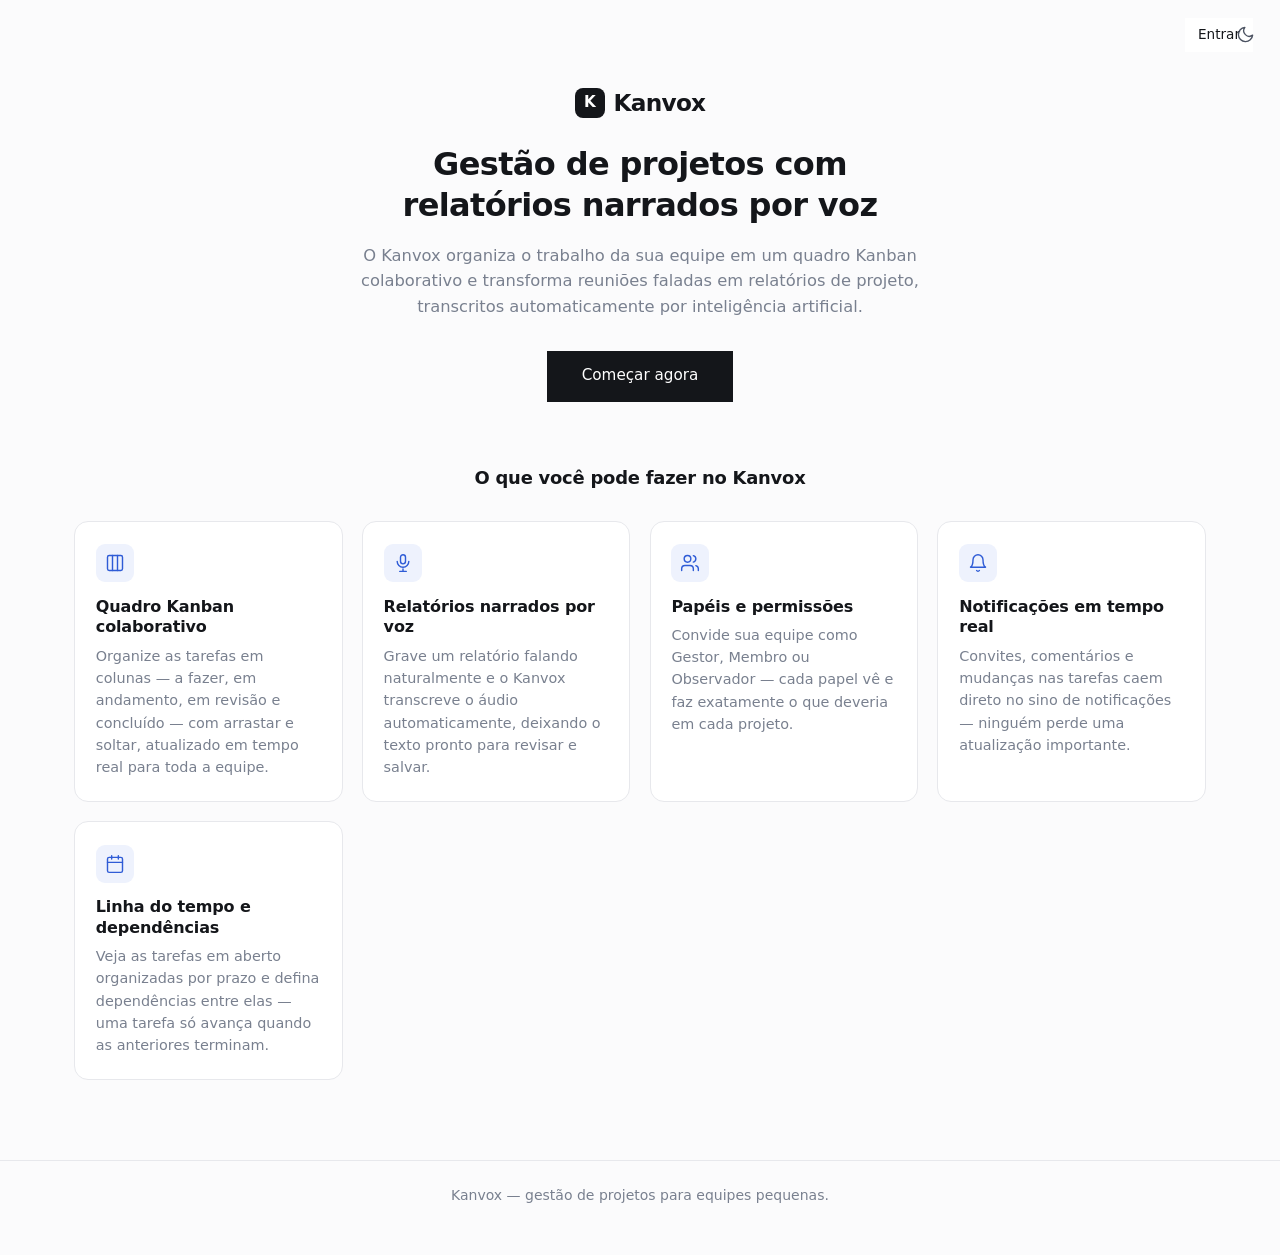
<file: src/main/resources/static/index.html>
<!DOCTYPE html>
<html lang="pt-BR">
<head>
	<meta charset="UTF-8">
	<meta name="viewport" content="width=device-width, initial-scale=1.0">
	<title>Kanvox — Gestão de projetos com relatórios narrados por voz</title>
	<link rel="stylesheet" href="css/estilo.css">
	<!-- no <head> de proposito: aplica o tema antes da pagina aparecer -->
	<script src="js/tema.js"></script>
</head>
<body class="pagina-inicial">

	<div class="barra-superior-inicial">
		<a href="/login.html" class="botao-secundario botao-compacto">Entrar</a>
		<div id="area-do-tema"></div>
	</div>

	<main>
		<section class="hero-inicial">
			<div class="marca">
				<span class="marca-simbolo" aria-hidden="true">K</span>
				<h1 class="logotipo">Kanvox</h1>
			</div>
			<h2 class="titulo-hero">Gestão de projetos com relatórios narrados por voz</h2>
			<p class="subtitulo-hero">
				O Kanvox organiza o trabalho da sua equipe em um quadro Kanban colaborativo
				e transforma reuniões faladas em relatórios de projeto, transcritos
				automaticamente por inteligência artificial.
			</p>
			<a href="/login.html" class="botao-principal botao-cta-inicial">Começar agora</a>
		</section>

		<section class="secao-recursos">
			<h2 class="titulo-secao-inicial">O que você pode fazer no Kanvox</h2>

			<div class="grade-de-recursos">
				<article class="cartao-recurso">
					<span class="icone-recurso" aria-hidden="true">
						<svg viewBox="0 0 24 24" fill="none" stroke="currentColor" stroke-width="1.7"
							stroke-linecap="round" stroke-linejoin="round">
							<rect x="3" y="3" width="18" height="18" rx="2"></rect>
							<path d="M9 3v18M15 3v18"></path>
						</svg>
					</span>
					<h3>Quadro Kanban colaborativo</h3>
					<p>Organize as tarefas em colunas — a fazer, em andamento, em revisão e
						concluído — com arrastar e soltar, atualizado em tempo real para toda a equipe.</p>
				</article>

				<article class="cartao-recurso">
					<span class="icone-recurso" aria-hidden="true">
						<svg viewBox="0 0 24 24" fill="none" stroke="currentColor" stroke-width="1.7"
							stroke-linecap="round" stroke-linejoin="round">
							<rect x="9" y="2" width="6" height="11" rx="3"></rect>
							<path d="M5 10a7 7 0 0 0 14 0"></path>
							<path d="M12 19v3M8 22h8"></path>
						</svg>
					</span>
					<h3>Relatórios narrados por voz</h3>
					<p>Grave um relatório falando naturalmente e o Kanvox transcreve o áudio
						automaticamente, deixando o texto pronto para revisar e salvar.</p>
				</article>

				<article class="cartao-recurso">
					<span class="icone-recurso" aria-hidden="true">
						<svg viewBox="0 0 24 24" fill="none" stroke="currentColor" stroke-width="1.7"
							stroke-linecap="round" stroke-linejoin="round">
							<path d="M16 21v-2a4 4 0 0 0-4-4H6a4 4 0 0 0-4 4v2"></path>
							<circle cx="9" cy="7" r="4"></circle>
							<path d="M22 21v-2a4 4 0 0 0-3-3.87"></path>
							<path d="M16 3.13a4 4 0 0 1 0 7.75"></path>
						</svg>
					</span>
					<h3>Papéis e permissões</h3>
					<p>Convide sua equipe como Gestor, Membro ou Observador — cada papel vê e
						faz exatamente o que deveria em cada projeto.</p>
				</article>

				<article class="cartao-recurso">
					<span class="icone-recurso" aria-hidden="true">
						<svg viewBox="0 0 24 24" fill="none" stroke="currentColor" stroke-width="1.7"
							stroke-linecap="round" stroke-linejoin="round">
							<path d="M18 8a6 6 0 1 0-12 0c0 7-3 9-3 9h18s-3-2-3-9"></path>
							<path d="M13.7 21a2 2 0 0 1-3.4 0"></path>
						</svg>
					</span>
					<h3>Notificações em tempo real</h3>
					<p>Convites, comentários e mudanças nas tarefas caem direto no sino de
						notificações — ninguém perde uma atualização importante.</p>
				</article>

				<article class="cartao-recurso">
					<span class="icone-recurso" aria-hidden="true">
						<svg viewBox="0 0 24 24" fill="none" stroke="currentColor" stroke-width="1.7"
							stroke-linecap="round" stroke-linejoin="round">
							<rect x="3" y="4" width="18" height="18" rx="2"></rect>
							<path d="M16 2v4M8 2v4M3 10h18"></path>
						</svg>
					</span>
					<h3>Linha do tempo e dependências</h3>
					<p>Veja as tarefas em aberto organizadas por prazo e defina dependências
						entre elas — uma tarefa só avança quando as anteriores terminam.</p>
				</article>
			</div>
		</section>
	</main>

	<footer class="rodape-inicial">
		<p class="texto-suave">Kanvox — gestão de projetos para equipes pequenas.</p>
	</footer>

</body>
</html>
</file>
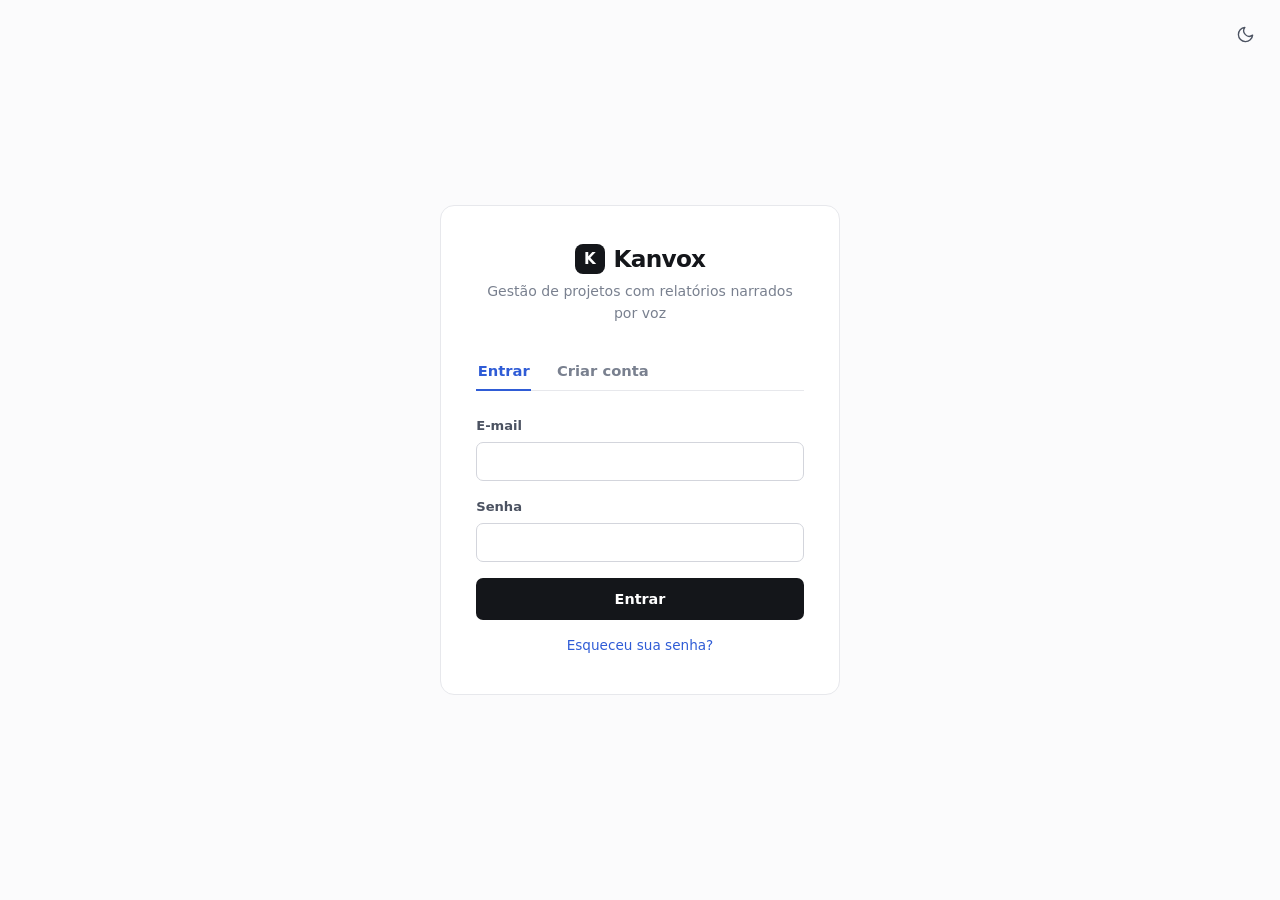
<file: src/main/resources/static/login.html>
<!DOCTYPE html>
<html lang="pt-BR">
<head>
	<meta charset="UTF-8">
	<meta name="viewport" content="width=device-width, initial-scale=1.0">
	<title>Kanvox — Entrar</title>
	<link rel="stylesheet" href="css/estilo.css">
	<!-- no <head> de proposito: aplica o tema antes da pagina aparecer -->
	<script src="js/tema.js"></script>
</head>
<body class="pagina-entrada">

	<div id="area-do-tema"></div>

	<main class="cartao-entrada">
		<div class="marca">
			<span class="marca-simbolo" aria-hidden="true">K</span>
			<h1 class="logotipo">Kanvox</h1>
		</div>
		<p class="subtitulo">Gestão de projetos com relatórios narrados por voz</p>

		<div class="abas" role="tablist">
			<button type="button" id="aba-entrar" class="aba ativa"
				role="tab" aria-selected="true" aria-controls="formulario-entrar">Entrar</button>
			<button type="button" id="aba-cadastrar" class="aba"
				role="tab" aria-selected="false" aria-controls="formulario-cadastrar">Criar conta</button>
		</div>

		<form id="formulario-entrar" role="tabpanel" aria-labelledby="aba-entrar">
			<label>E-mail
				<input type="email" id="entrar-email" required autocomplete="email">
			</label>
			<label>Senha
				<input type="password" id="entrar-senha" required autocomplete="current-password">
			</label>
			<button type="submit" class="botao-principal botao-largo">Entrar</button>
			<p class="link-auxiliar"><a href="#" id="link-esqueci-senha">Esqueceu sua senha?</a></p>
		</form>

		<!-- painel de recuperacao de senha (RF-01.3): substitui as abas ao clicar em "Esqueceu sua senha?" -->
		<div id="painel-esqueci-senha" hidden>
			<p class="subtitulo" style="margin-top:0">Informe seu e-mail cadastrado para receber o link de redefinição.</p>
			<form id="formulario-esqueci-senha">
				<label>E-mail
					<input type="email" id="esqueci-email" required autocomplete="email">
				</label>
				<button type="submit" class="botao-principal botao-largo">Enviar link</button>
				<p class="link-auxiliar"><a href="#" id="link-voltar-login">Voltar para o login</a></p>
			</form>
		</div>

		<form id="formulario-cadastrar" role="tabpanel" aria-labelledby="aba-cadastrar" hidden>
			<label>Nome
				<input type="text" id="cadastrar-nome" required autocomplete="name">
			</label>
			<label>E-mail
				<input type="email" id="cadastrar-email" required autocomplete="email">
			</label>
			<label>Senha
				<input type="password" id="cadastrar-senha" required minlength="8" autocomplete="new-password">
			</label>
			<div class="medidor-de-senha" id="medidor-de-senha" hidden>
				<div class="barra-de-forca"><div id="barra-de-forca-preenchimento"></div></div>
				<p class="texto-suave" id="texto-forca-da-senha"></p>
			</div>
			<button type="submit" class="botao-principal botao-largo">Criar conta</button>
		</form>

		<p id="mensagem" class="mensagem" role="alert" hidden></p>
	</main>

	<script src="js/api.js"></script>
	<script src="js/autenticacao.js"></script>
</body>
</html>
</file>
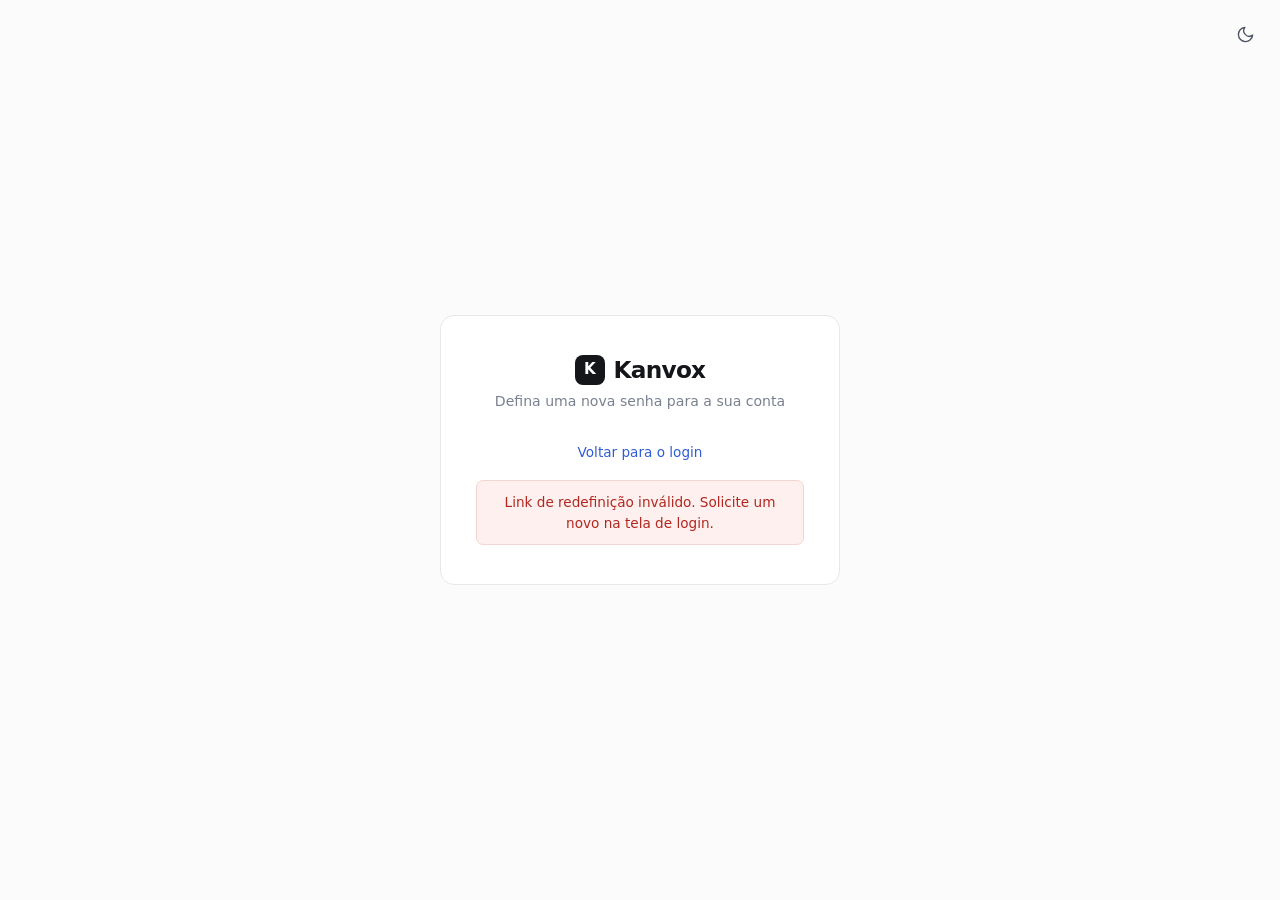
<file: src/main/resources/static/redefinir-senha.html>
<!DOCTYPE html>
<html lang="pt-BR">
<head>
	<meta charset="UTF-8">
	<meta name="viewport" content="width=device-width, initial-scale=1.0">
	<title>Kanvox — Redefinir senha</title>
	<link rel="stylesheet" href="css/estilo.css">
	<!-- no <head> de proposito: aplica o tema antes da pagina aparecer -->
	<script src="js/tema.js"></script>
</head>
<body class="pagina-entrada">

	<div id="area-do-tema"></div>

	<main class="cartao-entrada">
		<div class="marca">
			<span class="marca-simbolo" aria-hidden="true">K</span>
			<h1 class="logotipo">Kanvox</h1>
		</div>
		<p class="subtitulo">Defina uma nova senha para a sua conta</p>
		<p id="email-da-conta" class="texto-suave" style="text-align:center;margin:-0.8rem 0 1.6rem;" hidden></p>

		<form id="formulario-redefinir-senha">
			<label>Nova senha
				<input type="password" id="nova-senha" required minlength="6" autocomplete="new-password">
			</label>
			<label>Confirmar nova senha
				<input type="password" id="confirmar-senha" required minlength="6" autocomplete="new-password">
			</label>
			<button type="submit" class="botao-principal botao-largo">Redefinir senha</button>
		</form>

		<p class="link-auxiliar"><a href="/login.html">Voltar para o login</a></p>

		<p id="mensagem" class="mensagem" role="alert" hidden></p>
	</main>

	<script src="js/api.js"></script>
	<script src="js/redefinir-senha.js"></script>
</body>
</html>
</file>
<file: src/main/resources/static/css/estilo.css>
/* ============================================================
   Kanvox — folha de estilos unica do frontend
   CSS puro, sem framework (decisao de projeto: simplicidade)

   Direcao visual: claro e minimalista. A separacao entre as
   areas vem de bordas finas e de espaco em branco, nao de
   sombras e caixas cinzas. Existe um unico acento de cor,
   usado com parcimonia (foco, links, estado ativo); as demais
   cores servem apenas para comunicar estado (prazo vencido,
   sucesso, erro, papel do usuario no projeto).
   ============================================================ */

/* ---------- variaveis de tema ---------- */

/* Tema claro (padrao). O tema escuro logo abaixo redefine apenas as
   cores — nenhuma outra regra da folha muda de um tema para o outro,
   porque todas as cores usadas no arquivo saem daqui. */
:root {
	/* neutros: a base de todo o visual */
	--cor-tinta: #14161a;          /* texto principal, botoes primarios */
	--cor-tinta-media: #4b5261;    /* texto secundario */
	--cor-tinta-suave: #79808f;    /* legendas, rotulos, apoio */
	--cor-tinta-fraca: #9aa0ad;    /* placeholder e textos de preenchimento */
	--cor-tinta-contraste: #ffffff;/* texto sobre a cor-tinta (botao primario) */
	--cor-tinta-hover: #2c3038;
	--cor-fundo: #fbfbfc;          /* fundo da pagina */
	--cor-superficie: #ffffff;     /* cartoes, dialogos */
	--cor-superficie-suave: #f5f6f8;
	--cor-superficie-hover: #fdfdfe;
	--cor-superficie-inativa: #fcfcfd;
	--cor-superficie-translucida: rgba(255, 255, 255, 0.85); /* cabecalho */
	--cor-borda: #e7e8ec;
	--cor-borda-forte: #d3d5dc;
	--cor-borda-hover: #bcc0ca;

	/* acento unico: foco, links e estado ativo */
	--cor-acento: #2f5cd6;
	--cor-acento-suave: #eef2fd;
	--cor-acento-borda: #d8e1fb;
	--cor-anel-de-foco: rgba(47, 92, 214, 0.18);

	/* cores de estado */
	--cor-sucesso: #17794a;
	--cor-sucesso-suave: #eaf7f0;
	--cor-sucesso-borda: #cfe9dc;
	--cor-perigo: #b3261e;
	--cor-perigo-suave: #fdf0ef;
	--cor-perigo-borda: #f3d6d3;
	--cor-aviso: #96590a;
	--cor-aviso-suave: #fdf5e6;
	--cor-aviso-borda: #f3e4c4;
	--cor-info: #0e6f7d;
	--cor-info-suave: #e9f6f8;
	--cor-info-borda: #c9e7ec;
	--cor-sobre-estado: #ffffff;   /* texto sobre fundo de estado cheio */

	/* sombras: usadas so no que realmente flutua sobre a pagina */
	--sombra-cartao: 0 1px 2px rgba(17, 19, 24, 0.05);
	--sombra-painel: 0 8px 28px rgba(17, 19, 24, 0.1);
	--sombra-dialogo: 0 16px 48px rgba(17, 19, 24, 0.16);
	--sombra-arrasto: 0 8px 24px rgba(17, 19, 24, 0.14);
	--sombra-flutuante: 0 8px 28px rgba(17, 19, 24, 0.22);
	--cor-fundo-do-dialogo: rgba(20, 22, 26, 0.35);

	/* medidas */
	--raio-pequeno: 7px;
	--raio: 10px;
	--raio-grande: 14px;
	--largura-do-conteudo: 1180px;

	/* faz o navegador desenhar campos de data, audio e barras de rolagem
	   no mesmo tom do tema */
	color-scheme: light;
}

/* Tema escuro. O atributo data-tema fica no <html> e e definido por
   js/tema.js antes da pagina aparecer. */
:root[data-tema="escuro"] {
	--cor-tinta: #e9ebef;
	--cor-tinta-media: #aab2c0;
	--cor-tinta-suave: #7f8797;
	--cor-tinta-fraca: #6a7382;
	--cor-tinta-contraste: #10131a;
	--cor-tinta-hover: #ffffff;
	--cor-fundo: #0e1116;
	--cor-superficie: #161a21;
	--cor-superficie-suave: #1e232c;
	--cor-superficie-hover: #1b2029;
	--cor-superficie-inativa: #13171d;
	--cor-superficie-translucida: rgba(22, 26, 33, 0.85);
	--cor-borda: #262c36;
	--cor-borda-forte: #363d4a;
	--cor-borda-hover: #48505f;

	--cor-acento: #7ba3f5;
	--cor-acento-suave: #172136;
	--cor-acento-borda: #2a3a5c;
	--cor-anel-de-foco: rgba(123, 163, 245, 0.32);

	--cor-sucesso: #58c08d;
	--cor-sucesso-suave: #11251c;
	--cor-sucesso-borda: #204336;
	--cor-perigo: #ef8981;
	--cor-perigo-suave: #2a1718;
	--cor-perigo-borda: #4d2a29;
	--cor-aviso: #dfae5c;
	--cor-aviso-suave: #271e10;
	--cor-aviso-borda: #46371d;
	--cor-info: #5fc3d4;
	--cor-info-suave: #0f242a;
	--cor-info-borda: #1d4049;
	--cor-sobre-estado: #12161c;

	--sombra-cartao: 0 1px 2px rgba(0, 0, 0, 0.4);
	--sombra-painel: 0 8px 28px rgba(0, 0, 0, 0.5);
	--sombra-dialogo: 0 16px 48px rgba(0, 0, 0, 0.6);
	--sombra-arrasto: 0 8px 24px rgba(0, 0, 0, 0.55);
	--sombra-flutuante: 0 8px 28px rgba(0, 0, 0, 0.55);
	--cor-fundo-do-dialogo: rgba(0, 0, 0, 0.6);

	color-scheme: dark;
}

/* ---------- base ---------- */

*, *::before, *::after {
	box-sizing: border-box;
}

/* Garante que o atributo hidden sempre esconda o elemento, mesmo quando
   uma classe define display (flex, block...) — sem isso, elementos como o
   formulario de convite apareceriam para quem nao deveria ve-los. */
[hidden] {
	display: none !important;
}

body {
	margin: 0;
	font-family: system-ui, -apple-system, "Segoe UI", Roboto, "Helvetica Neue", Arial, sans-serif;
	font-size: 16px;
	background: var(--cor-fundo);
	color: var(--cor-tinta);
	line-height: 1.55;
	-webkit-font-smoothing: antialiased;
}

h1, h2, h3 {
	margin: 0 0 0.5rem;
	font-weight: 650;
	line-height: 1.3;
}

h1 { font-size: 1.5rem; letter-spacing: -0.022em; }
h2 { font-size: 1.12rem; letter-spacing: -0.012em; }
h3 { font-size: 1rem; letter-spacing: -0.008em; }

p {
	margin: 0 0 0.6rem;
}

a {
	color: var(--cor-acento);
	text-decoration: none;
}

a:hover {
	text-decoration: underline;
}

/* ---------- formularios ---------- */

label {
	display: block;
	margin-bottom: 1rem;
	font-size: 0.82rem;
	font-weight: 600;
	color: var(--cor-tinta-media);
}

/* A fonte e declarada campo a campo (e nao com "font: inherit"): dentro de
   um <label> os campos herdariam o tamanho menor e o peso 600 do rotulo. */
input, textarea, select {
	display: block;
	width: 100%;
	margin-top: 0.35rem;
	padding: 0.6rem 0.7rem;
	font-family: inherit;
	font-size: 0.95rem;
	font-weight: 400;
	color: var(--cor-tinta);
	background: var(--cor-superficie);
	border: 1px solid var(--cor-borda-forte);
	border-radius: var(--raio-pequeno);
	transition: border-color 0.15s, box-shadow 0.15s;
}

textarea {
	resize: vertical;
	line-height: 1.55;
}

input::placeholder, textarea::placeholder {
	color: var(--cor-tinta-fraca);
}

input:hover, textarea:hover, select:hover {
	border-color: var(--cor-borda-hover);
}

input:focus, textarea:focus, select:focus {
	outline: none;
	border-color: var(--cor-acento);
	box-shadow: 0 0 0 3px var(--cor-anel-de-foco);
}

input:disabled, textarea:disabled, select:disabled {
	background: var(--cor-superficie-suave);
	color: var(--cor-tinta-suave);
	cursor: not-allowed;
}

/* ---------- botoes ---------- */

button {
	font-family: inherit;
	font-size: 0.9rem;
	font-weight: 600;
	line-height: 1.2;
	cursor: pointer;
	border: 1px solid transparent;
	border-radius: var(--raio-pequeno);
	padding: 0.6rem 1rem;
	transition: background-color 0.15s, border-color 0.15s, color 0.15s;
}

button:focus-visible {
	outline: none;
	box-shadow: 0 0 0 3px var(--cor-anel-de-foco);
}

.botao-principal {
	background: var(--cor-tinta);
	color: var(--cor-tinta-contraste);
}

.botao-principal:hover {
	background: var(--cor-tinta-hover);
}

.botao-secundario {
	background: var(--cor-superficie);
	border-color: var(--cor-borda-forte);
	color: var(--cor-tinta);
}

.botao-secundario:hover {
	background: var(--cor-superficie-suave);
}

.botao-perigo {
	background: var(--cor-superficie);
	border-color: var(--cor-perigo-borda);
	color: var(--cor-perigo);
}

.botao-perigo:hover {
	background: var(--cor-perigo-suave);
}

/* botao sem moldura, para acoes discretas dentro de paines */
.botao-texto {
	background: transparent;
	color: var(--cor-acento);
	font-size: 0.78rem;
	padding: 0.25rem 0.4rem;
}

.botao-texto:hover {
	background: var(--cor-acento-suave);
}

.botao-compacto {
	padding: 0.42rem 0.8rem;
	font-size: 0.85rem;
}

/* ocupa a linha inteira (usado nos formularios de login e cadastro) */
.botao-largo {
	width: 100%;
	padding: 0.7rem 1rem;
}

/* botao quadrado que contem apenas um icone (sino de notificacoes) */
.botao-icone {
	position: relative;
	display: grid;
	place-items: center;
	width: 34px;
	height: 34px;
	padding: 0;
	background: transparent;
	color: var(--cor-tinta-media);
	border-radius: 8px;
}

.botao-icone:hover {
	background: var(--cor-superficie-suave);
	color: var(--cor-tinta);
}

.botao-icone svg {
	width: 19px;
	height: 19px;
}

/* O botao de tema mostra o icone do tema para o qual vai trocar:
   no claro aparece a lua, no escuro aparece o sol. */
:root[data-tema="claro"] .icone-sol { display: none; }
:root[data-tema="escuro"] .icone-lua { display: none; }

/* na tela de entrada nao existe cabecalho: o botao fica no canto da tela */
.alternador-fixo {
	position: fixed;
	top: 1.1rem;
	right: 1.1rem;
}

/* ---------- marca ---------- */

.marca {
	display: flex;
	align-items: center;
	justify-content: center;
	gap: 0.55rem;
	margin-bottom: 0.4rem;
}

.marca-simbolo {
	display: grid;
	place-items: center;
	width: 30px;
	height: 30px;
	border-radius: 8px;
	background: var(--cor-tinta);
	color: var(--cor-tinta-contraste);
	font-size: 0.95rem;
	font-weight: 700;
	letter-spacing: -0.02em;
}

.logotipo {
	margin: 0;
	font-size: 1.45rem;
	font-weight: 700;
	letter-spacing: -0.03em;
	color: var(--cor-tinta);
}

/* ---------- pagina de entrada (login/cadastro) ---------- */

.pagina-entrada {
	display: flex;
	align-items: center;
	justify-content: center;
	min-height: 100vh;
	padding: 1.5rem;
}

.cartao-entrada {
	width: min(400px, 100%);
	background: var(--cor-superficie);
	border: 1px solid var(--cor-borda);
	border-radius: var(--raio-grande);
	padding: 2.4rem 2.2rem;
}

.subtitulo {
	margin: 0 0 1.8rem;
	text-align: center;
	color: var(--cor-tinta-suave);
	font-size: 0.88rem;
}

/* ---------- pagina inicial (apresentacao antes do login) ---------- */

.barra-superior-inicial {
	position: fixed;
	top: 1.1rem;
	right: 1.1rem;
	z-index: 10;
	display: flex;
	align-items: center;
	gap: 0.6rem;
}

.hero-inicial {
	max-width: 640px;
	margin: 0 auto;
	padding: 5.5rem 1.5rem 3rem;
	text-align: center;
}

.hero-inicial .marca {
	margin-bottom: 1.6rem;
}

.titulo-hero {
	font-size: 2rem;
	letter-spacing: -0.02em;
	margin-bottom: 1rem;
}

.subtitulo-hero {
	color: var(--cor-tinta-suave);
	font-size: 1.02rem;
	margin-bottom: 2rem;
}

.botao-cta-inicial {
	display: inline-block;
	padding: 0.85rem 2.2rem;
	font-size: 0.95rem;
}

.secao-recursos {
	max-width: var(--largura-do-conteudo);
	margin: 0 auto;
	padding: 1rem 1.5rem 5rem;
}

.titulo-secao-inicial {
	text-align: center;
	margin-bottom: 2rem;
}

.grade-de-recursos {
	display: grid;
	grid-template-columns: repeat(auto-fit, minmax(260px, 1fr));
	gap: 1.2rem;
}

.cartao-recurso {
	padding: 1.4rem 1.3rem;
	background: var(--cor-superficie);
	border: 1px solid var(--cor-borda);
	border-radius: var(--raio-grande);
}

.icone-recurso {
	display: grid;
	place-items: center;
	width: 38px;
	height: 38px;
	margin-bottom: 0.9rem;
	border-radius: 9px;
	background: var(--cor-acento-suave);
	color: var(--cor-acento);
}

.icone-recurso svg {
	width: 20px;
	height: 20px;
}

.cartao-recurso h3 {
	margin-bottom: 0.4rem;
}

.cartao-recurso p {
	margin: 0;
	color: var(--cor-tinta-suave);
	font-size: 0.9rem;
}

.rodape-inicial {
	text-align: center;
	padding: 1.5rem 1.5rem 3rem;
	border-top: 1px solid var(--cor-borda);
}

.rodape-inicial p {
	margin: 0;
}

/* ---------- forca da senha no cadastro (RF-01.1 / RNF-02) ---------- */

.medidor-de-senha {
	margin: -0.6rem 0 1rem;
}

.barra-de-forca {
	height: 5px;
	background: var(--cor-borda);
	border-radius: 999px;
	overflow: hidden;
}

.barra-de-forca > div {
	height: 100%;
	width: 0;
	border-radius: 999px;
	transition: width 0.2s ease, background-color 0.2s ease;
}

.forca-muito-fraca, .forca-fraca { background: var(--cor-perigo); }
.forca-razoavel { background: var(--cor-aviso); }
.forca-boa { background: var(--cor-info); }
.forca-forte { background: var(--cor-sucesso); }

#texto-forca-da-senha {
	margin: 0.4rem 0 0;
}

/* abas sublinhadas, sem caixa nem fundo */
.abas {
	display: flex;
	gap: 1.5rem;
	margin-bottom: 1.6rem;
	border-bottom: 1px solid var(--cor-borda);
}

.aba {
	background: transparent;
	border: none;
	border-bottom: 2px solid transparent;
	border-radius: 0;
	margin-bottom: -1px;
	padding: 0.55rem 0.1rem;
	color: var(--cor-tinta-suave);
	font-size: 0.92rem;
}

.aba:hover {
	color: var(--cor-tinta);
}

.aba.ativa {
	color: var(--cor-acento);
	border-bottom-color: var(--cor-acento);
}

/* ---------- barra lateral das paginas internas ---------- */

/* A pagina inteira e uma linha: barra lateral fixa a esquerda e o
   conteudo ocupando o resto. */
.com-barra-lateral {
	display: flex;
	min-height: 100vh;
}

.barra-lateral {
	position: sticky;
	top: 0;
	z-index: 20;
	flex-shrink: 0;
	width: 236px;
	height: 100vh;
	display: flex;
	flex-direction: column;
	padding: 1.2rem 0.85rem 1rem;
	background: var(--cor-superficie);
	border-right: 1px solid var(--cor-borda);
}

/* min-width: 0 e obrigatorio — sem isso o quadro Kanban (que e largo e
   rola na horizontal) empurraria a largura da pagina inteira. */
.area-principal {
	flex: 1;
	min-width: 0;
}

.barra-lateral .logotipo {
	display: flex;
	align-items: center;
	gap: 0.55rem;
	padding: 0 0.6rem;
	margin-bottom: 1.4rem;
	font-size: 1.05rem;
}

.barra-lateral .logotipo:hover {
	text-decoration: none;
}

.barra-lateral .marca-simbolo {
	width: 26px;
	height: 26px;
	font-size: 0.85rem;
}

.navegacao {
	display: flex;
	flex-direction: column;
}

.rotulo-do-grupo {
	margin: 0 0 0.35rem;
	padding: 0 0.6rem;
	font-size: 0.68rem;
	font-weight: 700;
	letter-spacing: 0.08em;
	text-transform: uppercase;
	color: var(--cor-tinta-suave);
}

.rotulo-do-grupo + .grupo-de-navegacao {
	margin-bottom: 1.3rem;
}

.grupo-de-navegacao {
	display: flex;
	flex-direction: column;
	gap: 2px;
}

.item-de-navegacao {
	display: flex;
	align-items: center;
	gap: 0.6rem;
	width: 100%;
	padding: 0.5rem 0.6rem;
	background: transparent;
	border: none;
	border-radius: 8px;
	color: var(--cor-tinta-media);
	font-size: 0.9rem;
	font-weight: 500;
	text-align: left;
}

.item-de-navegacao:hover {
	background: var(--cor-superficie-suave);
	color: var(--cor-tinta);
	text-decoration: none;
}

.item-de-navegacao.ativo {
	background: var(--cor-acento-suave);
	color: var(--cor-acento);
	font-weight: 600;
}

.item-de-navegacao svg {
	flex-shrink: 0;
	width: 17px;
	height: 17px;
}

/* rodape da barra: quem esta logado e as acoes da conta */
.rodape-da-barra {
	margin-top: auto;
	padding-top: 0.9rem;
	border-top: 1px solid var(--cor-borda);
}

.acoes-da-barra {
	display: flex;
	align-items: center;
	gap: 0.25rem;
	margin-top: 0.6rem;
}

.espacador {
	flex: 1;
}

.usuario {
	display: flex;
	align-items: center;
	gap: 0.5rem;
	min-width: 0;
	padding: 0 0.6rem;
}

/* o rodape usa um <button> (abre o dialogo de perfil) no lugar da antiga <div>:
   zera o visual padrao de botao para manter a mesma aparencia de antes */
button.usuario {
	background: transparent;
	border: none;
	cursor: pointer;
	text-align: left;
}

button.usuario:hover .nome-do-usuario {
	color: var(--cor-tinta);
}

/* circulo com as iniciais de quem esta logado */
.avatar {
	display: grid;
	place-items: center;
	width: 28px;
	height: 28px;
	border-radius: 50%;
	background: var(--cor-superficie-suave);
	border: 1px solid var(--cor-borda);
	color: var(--cor-tinta-media);
	font-size: 0.72rem;
	font-weight: 700;
}

/* nome longo e cortado com reticencias em vez de quebrar a barra */
.nome-do-usuario {
	overflow: hidden;
	white-space: nowrap;
	text-overflow: ellipsis;
	font-size: 0.88rem;
	font-weight: 500;
	color: var(--cor-tinta-media);
}

/* ---------- sino e painel de notificacoes (RF-06.4) ---------- */

.notificacoes {
	position: relative;
}

.contador-nao-lidas {
	position: absolute;
	top: 1px;
	right: 1px;
	display: grid;
	place-items: center;
	min-width: 17px;
	height: 17px;
	padding: 0 4px;
	background: var(--cor-perigo);
	color: var(--cor-sobre-estado);
	border: 2px solid var(--cor-superficie);
	border-radius: 999px;
	font-size: 0.62rem;
	font-weight: 700;
}

/* O sino fica no rodape da barra lateral, entao o painel abre para cima
   e para a direita — se abrisse para baixo, ficaria fora da tela. */
.painel-notificacoes {
	position: absolute;
	left: 0;
	bottom: calc(100% + 0.5rem);
	width: min(360px, 86vw);
	max-height: 420px;
	overflow-y: auto;
	background: var(--cor-superficie);
	border: 1px solid var(--cor-borda);
	border-radius: var(--raio);
	box-shadow: var(--sombra-painel);
	padding: 0.4rem;
}

.painel-notificacoes header {
	display: flex;
	align-items: center;
	justify-content: space-between;
	gap: 0.5rem;
	padding: 0.45rem 0.5rem 0.6rem;
	margin-bottom: 0.3rem;
	border-bottom: 1px solid var(--cor-borda);
}

.painel-notificacoes header strong {
	font-size: 0.85rem;
}

.item-notificacao {
	padding: 0.55rem;
	border-radius: 8px;
	font-size: 0.85rem;
	color: var(--cor-tinta-media);
	cursor: pointer;
}

.item-notificacao:hover {
	background: var(--cor-superficie-suave);
}

.item-notificacao.nao-lida {
	color: var(--cor-tinta);
	font-weight: 600;
}

/* ponto de acento marcando a notificacao ainda nao lida */
.item-notificacao.nao-lida::before {
	content: "";
	display: inline-block;
	width: 6px;
	height: 6px;
	margin-right: 0.45rem;
	border-radius: 50%;
	background: var(--cor-acento);
}

.aviso-vazio {
	margin: 0;
	padding: 0.6rem 0.55rem;
}

.item-notificacao .quando {
	display: block;
	margin-top: 0.15rem;
	color: var(--cor-tinta-suave);
	font-size: 0.75rem;
	font-weight: 400;
}

/* ---------- conteudo das paginas ---------- */

.conteudo {
	max-width: var(--largura-do-conteudo);
	margin: 0 auto;
	padding: 2rem 1.5rem 4rem;
}

.barra-de-titulo {
	display: flex;
	align-items: center;
	gap: 0.7rem;
	flex-wrap: wrap;
	margin-bottom: 1rem;
}

/* topo da pagina: titulo, apoio e acao principal, separados por uma linha */
.topo-da-pagina {
	display: flex;
	align-items: center;
	gap: 1rem;
	flex-wrap: wrap;
	padding-bottom: 1.2rem;
	margin-bottom: 1.6rem;
	border-bottom: 1px solid var(--cor-borda);
}

.topo-da-pagina h1 {
	margin: 0;
}

.topo-da-pagina .texto-suave {
	margin: 0.1rem 0 0;
}

/* ---------- selos de status e de papel ---------- */

/* Preenchido solido: fundo na cor do estado, texto sempre em --cor-sobre-estado
   (branco no tema claro, quase preto no escuro — mesmo par usado em .mensagem-flutuante). */
.selo {
	display: inline-flex;
	align-items: center;
	padding: 0.2rem 0.6rem;
	border: none;
	border-radius: 6px;
	background: var(--cor-tinta-media);
	color: var(--cor-sobre-estado);
	font-size: 0.75rem;
	font-weight: 600;
	white-space: nowrap;
}

.selo-ativo {
	background: var(--cor-sucesso);
}

.selo-encerrado {
	background: var(--cor-tinta-media);
}

.selo-gestor {
	background: var(--cor-acento);
}

.selo-membro {
	background: var(--cor-info);
}

.selo-observador {
	background: var(--cor-aviso);
}

/* selos de alerta na visao geral do projeto: tarefas bloqueadas/atrasadas (RF-02.3) */
.selo-perigo {
	background: var(--cor-perigo);
}

.selo-aviso {
	background: var(--cor-aviso);
}

/* ---------- barra de progresso (RF-02.3) ---------- */

.linha-de-progresso {
	display: flex;
	align-items: center;
	gap: 0.85rem;
	flex-wrap: wrap;
	margin-top: 1rem;
}

.progresso {
	flex: 1;
	min-width: 140px;
	max-width: 280px;
	height: 6px;
	background: var(--cor-borda);
	border-radius: 999px;
	overflow: hidden;
}

.progresso > div {
	height: 100%;
	background: var(--cor-tinta);
	border-radius: 999px;
	transition: width 0.4s ease;
}

/* ---------- lista de projetos (RF-02) ---------- */

.grade-de-projetos {
	display: grid;
	grid-template-columns: repeat(auto-fill, minmax(280px, 1fr));
	gap: 1rem;
}

.cartao-projeto {
	display: flex;
	flex-direction: column;
	gap: 0.5rem;
	padding: 1.15rem 1.2rem;
	background: var(--cor-superficie);
	border: 1px solid var(--cor-borda);
	border-radius: var(--raio);
	cursor: pointer;
	transition: border-color 0.15s, background-color 0.15s;
}

.cartao-projeto:hover {
	border-color: var(--cor-borda-forte);
	background: var(--cor-superficie-hover);
}

.cartao-projeto-topo {
	display: flex;
	align-items: flex-start;
	gap: 0.6rem;
}

.cartao-projeto h3 {
	margin: 0;
	font-size: 1rem;
}

.cartao-projeto p {
	margin: 0;
	color: var(--cor-tinta-suave);
	font-size: 0.875rem;
	overflow: hidden;
	display: -webkit-box;
	-webkit-line-clamp: 2;
	-webkit-box-orient: vertical;
}

/* ---------- convites pendentes (RF-01.4) ---------- */

.lista-de-convites {
	display: flex;
	flex-direction: column;
	gap: 0.6rem;
	margin-bottom: 1.8rem;
}

.cartao-convite {
	display: flex;
	align-items: center;
	gap: 0.9rem;
	flex-wrap: wrap;
	padding: 0.9rem 1.05rem;
	background: var(--cor-acento-suave);
	border: 1px solid var(--cor-acento-borda);
	border-radius: var(--raio);
}

.cartao-convite strong {
	font-size: 0.92rem;
}

.cartao-convite p {
	margin: 0.15rem 0 0;
}

.acoes-do-convite {
	display: flex;
	gap: 0.5rem;
	margin-left: auto;
}

/* ---------- cabecalho da pagina do projeto ---------- */

.cabecalho-do-projeto {
	padding-bottom: 1.4rem;
	margin-bottom: 1.8rem;
	border-bottom: 1px solid var(--cor-borda);
}

.cabecalho-do-projeto .barra-de-titulo {
	margin-bottom: 0.3rem;
}

.cabecalho-do-projeto h1 {
	margin: 0;
}

/* ---------- filtro do quadro (RF-03) ---------- */

.linha-de-filtros {
	display: flex;
	align-items: center;
	gap: 0.6rem;
	flex-wrap: wrap;
	margin-bottom: 1.1rem;
}

.linha-de-filtros input,
.linha-de-filtros select {
	width: auto;
	margin-top: 0;
}

.linha-de-filtros input[type="search"] {
	flex: 1;
	min-width: 180px;
}

.linha-de-filtros select {
	min-width: 170px;
}

/* ---------- quadro kanban (RF-03) ---------- */

.rolagem-do-quadro {
	overflow-x: auto;
	padding-bottom: 0.6rem;
}

.quadro {
	display: grid;
	grid-template-columns: repeat(5, minmax(215px, 1fr));
	gap: 1.1rem;
	min-width: 1180px;
}

/* colunas sem caixa: apenas um titulo com linha embaixo */
.coluna {
	display: flex;
	flex-direction: column;
	gap: 0.75rem;
}

.coluna h3 {
	display: flex;
	align-items: center;
	gap: 0.5rem;
	margin: 0;
	padding-bottom: 0.6rem;
	border-bottom: 1px solid var(--cor-borda);
	font-size: 0.72rem;
	font-weight: 700;
	letter-spacing: 0.07em;
	text-transform: uppercase;
	color: var(--cor-tinta-suave);
}

/* ponto colorido: a unica cor que identifica cada coluna */
.coluna h3::before {
	content: "";
	width: 7px;
	height: 7px;
	border-radius: 50%;
	background: var(--cor-borda-forte);
}

.coluna[data-status="EM_ANDAMENTO"] h3::before { background: var(--cor-acento); }
.coluna[data-status="BLOQUEADO"] h3::before { background: var(--cor-perigo); }
.coluna[data-status="EM_REVISAO"] h3::before { background: var(--cor-aviso); }
.coluna[data-status="CONCLUIDO"] h3::before { background: var(--cor-sucesso); }

.coluna h3 span {
	margin-left: auto;
	padding: 0.05rem 0.45rem;
	background: var(--cor-superficie-suave);
	border-radius: 999px;
	font-weight: 600;
	letter-spacing: 0;
}

.lista-de-tarefas {
	list-style: none;
	margin: 0;
	padding: 0;
	flex: 1;
	min-height: 84px;
	display: flex;
	flex-direction: column;
	gap: 0.6rem;
}

/* area tracejada indicando que a coluna aceita cartoes soltos ali */
.lista-de-tarefas:empty {
	border: 1px dashed var(--cor-borda);
	border-radius: var(--raio);
}

.lista-de-tarefas:empty::after {
	content: "Sem tarefas";
	margin: auto;
	color: var(--cor-tinta-fraca);
	font-size: 0.8rem;
}

.cartao-tarefa {
	padding: 0.75rem 0.85rem;
	background: var(--cor-superficie);
	/* faixa fina a esquerda indicando a prioridade (RF-03.5); box-sizing: border-box
	   (definido globalmente) evita que ela mude o tamanho do cartao no grid */
	border: 1px solid var(--cor-borda);
	border-left: 3px solid var(--cor-borda);
	border-radius: var(--raio-pequeno);
	cursor: grab;
	transition: border-color 0.15s, box-shadow 0.15s;
}

.cartao-tarefa[data-prioridade="ALTA"] { border-left-color: var(--cor-perigo); }
.cartao-tarefa[data-prioridade="BAIXA"] { border-left-color: var(--cor-borda-forte); }

.cartao-tarefa:hover {
	border-color: var(--cor-borda-forte);
	box-shadow: var(--sombra-cartao);
}

.cartao-tarefa:active {
	cursor: grabbing;
}

/* tarefa que este usuario nao pode arrastar (RF-03.3) */
.cartao-tarefa.nao-arrastavel {
	cursor: pointer;
	background: var(--cor-superficie-inativa);
}

.cartao-tarefa.nao-arrastavel .titulo-da-tarefa {
	color: var(--cor-tinta-media);
}

.cartao-tarefa .titulo-da-tarefa {
	font-size: 0.9rem;
	font-weight: 600;
	line-height: 1.4;
}

.cartao-tarefa .detalhes-da-tarefa {
	display: flex;
	align-items: center;
	justify-content: space-between;
	gap: 0.5rem;
	margin-top: 0.55rem;
	font-size: 0.76rem;
	color: var(--cor-tinta-suave);
}

/* tarefa presa esperando outra(s) terminarem (dependencia) */
.aviso-dependencia {
	margin-top: 0.5rem;
	font-size: 0.74rem;
	color: var(--cor-aviso);
}

.prazo-vencido {
	color: var(--cor-perigo);
	font-weight: 700;
}

/* espaco deixado pelo cartao enquanto ele e arrastado (classes do SortableJS) */
.sortable-ghost {
	background: var(--cor-acento-suave);
	border: 1px dashed var(--cor-acento);
}

.sortable-drag {
	box-shadow: var(--sombra-arrasto);
}

/* ---------- membros (RF-01.4 / RF-01.5) ---------- */

.linha-de-formulario {
	display: flex;
	gap: 0.7rem;
	align-items: flex-end;
	flex-wrap: wrap;
	padding-bottom: 1.2rem;
	border-bottom: 1px solid var(--cor-borda);
}

.linha-de-formulario label {
	margin-bottom: 0;
	flex: 1;
	min-width: 180px;
}

.lista-de-membros {
	list-style: none;
	margin: 0;
	padding: 0;
}

.lista-de-membros li {
	display: flex;
	align-items: center;
	gap: 0.7rem;
	flex-wrap: wrap;
	padding: 0.75rem 0;
	border-bottom: 1px solid var(--cor-borda);
	font-size: 0.9rem;
}

.lista-de-membros li:last-child {
	border-bottom: none;
	padding-bottom: 0;
}

/* botao solto no fim de uma secao (ex.: "Sair deste projeto") */
.acao-de-secao {
	margin-top: 1.2rem;
}

/* ---------- relatorios (RF-04 / RF-05) ---------- */

.cartao-relatorio {
	padding: 1.1rem 1.2rem;
	margin-top: 0.9rem;
	border: 1px solid var(--cor-borda);
	border-radius: var(--raio);
}

.cartao-relatorio:first-child {
	margin-top: 0;
}

.cabecalho-do-relatorio {
	display: flex;
	align-items: center;
	gap: 0.6rem;
	flex-wrap: wrap;
}

.cartao-relatorio pre {
	white-space: pre-wrap;
	font-family: inherit;
	font-size: 0.875rem;
	line-height: 1.6;
	color: var(--cor-tinta-media);
	background: var(--cor-fundo);
	border: 1px solid var(--cor-borda);
	border-radius: var(--raio-pequeno);
	padding: 0.9rem 1rem;
	margin: 0.75rem 0 0;
}

/* trecho narrado por voz e transcrito pelo Whisper */
.narracao {
	margin-top: 0.75rem;
	padding: 0.8rem 0.95rem;
	background: var(--cor-acento-suave);
	border-radius: var(--raio-pequeno);
	font-size: 0.875rem;
	color: var(--cor-tinta-media);
}

/* ---------- linha do tempo: tarefas em aberto organizadas por prazo ---------- */

.grupo-da-linha-do-tempo {
	margin-bottom: 1.6rem;
}

.titulo-do-grupo-da-linha {
	display: flex;
	align-items: center;
	gap: 0.5rem;
	margin: 0 0 0.7rem;
	padding-bottom: 0.5rem;
	border-bottom: 1px solid var(--cor-borda);
	font-size: 0.78rem;
	font-weight: 700;
	letter-spacing: 0.05em;
	text-transform: uppercase;
	color: var(--cor-tinta-suave);
}

.titulo-do-grupo-da-linha.titulo-atrasado {
	color: var(--cor-perigo);
}

.titulo-do-grupo-da-linha span {
	padding: 0.05rem 0.45rem;
	background: var(--cor-superficie-suave);
	border-radius: 999px;
	font-weight: 600;
	letter-spacing: 0;
}

.lista-da-linha-do-tempo {
	list-style: none;
	margin: 0;
	padding: 0;
	display: flex;
	flex-direction: column;
	gap: 0.5rem;
}

.item-da-linha-do-tempo {
	display: flex;
	align-items: center;
	gap: 0.8rem;
	flex-wrap: wrap;
	padding: 0.7rem 0.9rem;
	background: var(--cor-superficie);
	border: 1px solid var(--cor-borda);
	border-radius: var(--raio-pequeno);
	cursor: pointer;
	transition: border-color 0.15s, background-color 0.15s;
}

.item-da-linha-do-tempo:hover {
	border-color: var(--cor-borda-forte);
	background: var(--cor-superficie-hover);
}

.item-da-linha-do-tempo .titulo-da-tarefa {
	font-weight: 600;
	font-size: 0.9rem;
}

.item-da-linha-do-tempo .espacador {
	flex: 1;
}

/* ---------- dialogos ---------- */

dialog {
	width: min(480px, 92vw);
	max-height: 88vh;
	overflow-y: auto;
	padding: 1.6rem;
	background: var(--cor-superficie);
	color: var(--cor-tinta);
	border: 1px solid var(--cor-borda);
	border-radius: var(--raio-grande);
	box-shadow: var(--sombra-dialogo);
}

/* usado no dialogo de tarefa: precisa de mais espaco para comentarios e anexos */
dialog.dialogo-grande {
	width: min(640px, 94vw);
}

dialog h2 {
	margin: 0 0 1.2rem;
	font-size: 1.1rem;
}

dialog::backdrop {
	background: var(--cor-fundo-do-dialogo);
	backdrop-filter: blur(2px);
}

.acoes-do-dialogo {
	display: flex;
	align-items: center;
	gap: 0.6rem;
	justify-content: flex-end;
	margin-top: 1.4rem;
	padding-top: 1.2rem;
	border-top: 1px solid var(--cor-borda);
}

/* uniformiza o tamanho dos botoes do rodape do dialogo */
.acoes-do-dialogo button {
	padding: 0.5rem 0.95rem;
	font-size: 0.875rem;
}

.acoes-do-dialogo .botao-perigo {
	margin-right: auto;
}

/* ---------- devolutiva na tarefa: comentarios e anexos (RF-07) ---------- */

.separador-do-dialogo {
	height: 1px;
	margin: 1.4rem 0 1.2rem;
	background: var(--cor-borda);
}

.titulo-da-secao {
	display: flex;
	align-items: center;
	gap: 0.5rem;
	margin: 0 0 0.65rem;
	font-size: 0.78rem;
	font-weight: 700;
	letter-spacing: 0.04em;
	text-transform: uppercase;
	color: var(--cor-tinta-suave);
}

.lista-de-anexos, .lista-de-comentarios {
	list-style: none;
	margin: 0 0 0.7rem;
	padding: 0;
	max-height: 200px;
	overflow-y: auto;
	display: flex;
	flex-direction: column;
	gap: 0.5rem;
}

.aviso-vazio-secao {
	margin: 0 0 0.7rem;
	color: var(--cor-tinta-fraca);
	font-size: 0.83rem;
}

.item-anexo {
	display: flex;
	align-items: center;
	gap: 0.6rem;
	padding: 0.55rem 0.7rem;
	background: var(--cor-superficie-suave);
	border-radius: var(--raio-pequeno);
	font-size: 0.83rem;
}

.item-anexo .nome-do-anexo {
	flex: 1;
	min-width: 0;
	overflow: hidden;
	text-overflow: ellipsis;
	white-space: nowrap;
	font-weight: 600;
}

.item-anexo .tamanho-do-anexo {
	color: var(--cor-tinta-suave);
	font-size: 0.75rem;
	white-space: nowrap;
}

.linha-de-anexo {
	display: flex;
	gap: 0.5rem;
	align-items: center;
	margin-bottom: 1.3rem;
}

.linha-de-anexo input[type="file"] {
	flex: 1;
	margin-top: 0;
	padding: 0.4rem 0.5rem;
	font-size: 0.82rem;
}

.item-comentario {
	padding: 0.6rem 0.7rem;
	background: var(--cor-superficie-suave);
	border-radius: var(--raio-pequeno);
	font-size: 0.86rem;
}

.cabecalho-do-comentario {
	display: flex;
	align-items: baseline;
	gap: 0.5rem;
	margin-bottom: 0.2rem;
	font-size: 0.75rem;
}

.cabecalho-do-comentario .autor-do-comentario {
	font-weight: 700;
	color: var(--cor-tinta-media);
}

.cabecalho-do-comentario .quando {
	color: var(--cor-tinta-suave);
}

.cabecalho-do-comentario .botao-texto {
	margin-left: auto;
	padding: 0.1rem 0.3rem;
}

.linha-de-comentario {
	display: flex;
	gap: 0.5rem;
	align-items: flex-end;
}

.linha-de-comentario textarea {
	flex: 1;
	margin-top: 0;
}

/* ---------- historico da tarefa: linha do tempo somente leitura ---------- */

.lista-de-historico {
	list-style: none;
	margin: 0;
	padding: 0;
	max-height: 200px;
	overflow-y: auto;
	display: flex;
	flex-direction: column;
	gap: 0.4rem;
}

.item-historico {
	padding: 0.55rem 0.7rem;
	background: var(--cor-superficie-suave);
	border-radius: var(--raio-pequeno);
	font-size: 0.83rem;
	color: var(--cor-tinta-media);
}

.item-historico .autor-do-historico {
	font-weight: 700;
	color: var(--cor-tinta);
}

.item-historico .quando {
	float: right;
	color: var(--cor-tinta-suave);
	font-size: 0.75rem;
}

/* ---------- selecao de multiplos responsaveis (RF-03.5) ---------- */

.campo-de-responsaveis {
	margin-bottom: 1rem;
}

.campo-de-responsaveis > label {
	margin-bottom: 0.35rem;
}

.lista-de-selecao {
	max-height: 150px;
	overflow-y: auto;
	padding: 0.4rem;
	background: var(--cor-superficie);
	border: 1px solid var(--cor-borda-forte);
	border-radius: var(--raio-pequeno);
}

.item-selecionavel {
	display: flex;
	align-items: center;
	gap: 0.5rem;
	margin: 0;
	padding: 0.35rem 0.4rem;
	font-size: 0.875rem;
	font-weight: 400;
	color: var(--cor-tinta);
	border-radius: 6px;
}

.item-selecionavel:hover {
	background: var(--cor-superficie-suave);
}

.item-selecionavel input {
	width: auto;
	margin: 0;
}

.campo-de-ajuda {
	margin: 0.4rem 0 0;
	font-size: 0.78rem;
}

/* icone desenhado junto com texto (botao de gravar, badge de dependencia...) */
.icone-inline {
	width: 1em;
	height: 1em;
	margin-right: 0.35em;
	vertical-align: -0.15em;
	flex-shrink: 0;
}

/* ---------- gravacao de audio (RF-05.1) ---------- */

.area-de-gravacao {
	padding: 1.1rem;
	margin-bottom: 1.2rem;
	text-align: center;
	background: var(--cor-fundo);
	border: 1px dashed var(--cor-borda-forte);
	border-radius: var(--raio);
}

.area-de-gravacao audio {
	width: 100%;
	margin-top: 0.7rem;
}

.acoes-da-gravacao {
	margin-top: 0.7rem;
}

.gravando {
	display: inline-flex;
	align-items: center;
	gap: 0.4rem;
	margin-left: 0.5rem;
	color: var(--cor-perigo);
	font-size: 0.85rem;
	font-weight: 600;
	animation: piscar 1.2s infinite;
}

.gravando::before {
	content: "";
	width: 8px;
	height: 8px;
	border-radius: 50%;
	background: currentColor;
}

@keyframes piscar {
	50% { opacity: 0.35; }
}

/* ---------- mensagens ---------- */

.mensagem-flutuante {
	position: fixed;
	bottom: 1.5rem;
	left: 50%;
	transform: translateX(-50%);
	z-index: 100;
	max-width: 90vw;
	padding: 0.7rem 1.1rem;
	background: var(--cor-tinta);
	color: var(--cor-tinta-contraste);
	border-radius: var(--raio);
	box-shadow: var(--sombra-flutuante);
	font-size: 0.875rem;
	font-weight: 500;
	animation: surgir 0.18s ease-out;
}

.mensagem-flutuante.erro { background: var(--cor-perigo); color: var(--cor-sobre-estado); }
.mensagem-flutuante.sucesso { background: var(--cor-sucesso); color: var(--cor-sobre-estado); }

@keyframes surgir {
	from { opacity: 0; transform: translate(-50%, 8px); }
	to { opacity: 1; transform: translate(-50%, 0); }
}

/* erro exibido dentro do cartao de login */
.mensagem {
	margin: 1.1rem 0 0;
	padding: 0.65rem 0.8rem;
	background: var(--cor-perigo-suave);
	border: 1px solid var(--cor-perigo-borda);
	border-radius: var(--raio-pequeno);
	color: var(--cor-perigo);
	font-size: 0.85rem;
	text-align: center;
}

/* link discreto abaixo de um formulario (ex. "Esqueceu sua senha?") */
.link-auxiliar {
	margin: 0.9rem 0 0;
	text-align: center;
	font-size: 0.85rem;
}

.texto-suave {
	color: var(--cor-tinta-suave);
	font-size: 0.875rem;
}

/* ---------- responsividade (RNF-05: desktop e tablet) ---------- */

/* Em telas estreitas nao sobra largura para uma coluna fixa: a barra
   lateral vira uma faixa horizontal no topo, com os mesmos itens. */
@media (max-width: 900px) {
	.com-barra-lateral {
		flex-direction: column;
	}

	.barra-lateral {
		width: auto;
		height: auto;
		flex-direction: row;
		align-items: center;
		gap: 0.7rem;
		padding: 0.7rem 1rem;
		border-right: none;
		border-bottom: 1px solid var(--cor-borda);
	}

	.barra-lateral .logotipo {
		margin-bottom: 0;
		padding: 0;
	}

	.navegacao {
		flex-direction: row;
		align-items: center;
		gap: 0.2rem;
		overflow-x: auto;
	}

	.rotulo-do-grupo {
		display: none; /* "Geral" e "Projeto" so fazem sentido empilhados */
	}

	.rotulo-do-grupo + .grupo-de-navegacao {
		margin-bottom: 0;
	}

	.grupo-de-navegacao {
		flex-direction: row;
	}

	.item-de-navegacao {
		width: auto;
		white-space: nowrap;
	}

	.rodape-da-barra {
		display: flex;
		align-items: center;
		gap: 0.4rem;
		margin-left: auto;
		padding-top: 0;
		border-top: none;
	}

	.acoes-da-barra {
		margin-top: 0;
	}

	.acoes-da-barra .espacador {
		display: none; /* na horizontal os botoes ficam juntos */
	}

	/* de volta ao comportamento normal: aqui o sino tem espaco abaixo */
	.painel-notificacoes {
		top: calc(100% + 0.5rem);
		bottom: auto;
		left: auto;
		right: 0;
	}
}

@media (max-width: 720px) {
	.conteudo {
		padding: 1.5rem 1rem 3rem;
	}

	.item-de-navegacao span {
		display: none; /* fica so o icone */
	}

	.nome-do-usuario {
		display: none; /* fica so o avatar */
	}

	.cartao-entrada {
		padding: 1.9rem 1.4rem;
	}

	.hero-inicial {
		padding-top: 4.5rem;
	}

	.titulo-hero {
		font-size: 1.6rem;
	}

	.quadro {
		min-width: 1000px; /* colunas continuam legiveis, com rolagem horizontal */
	}
}

/* respeita quem pediu menos animacao no sistema operacional (RNF-05) */
@media (prefers-reduced-motion: reduce) {
	*, *::before, *::after {
		animation-duration: 0.01ms !important;
		transition-duration: 0.01ms !important;
	}
}
</file>
